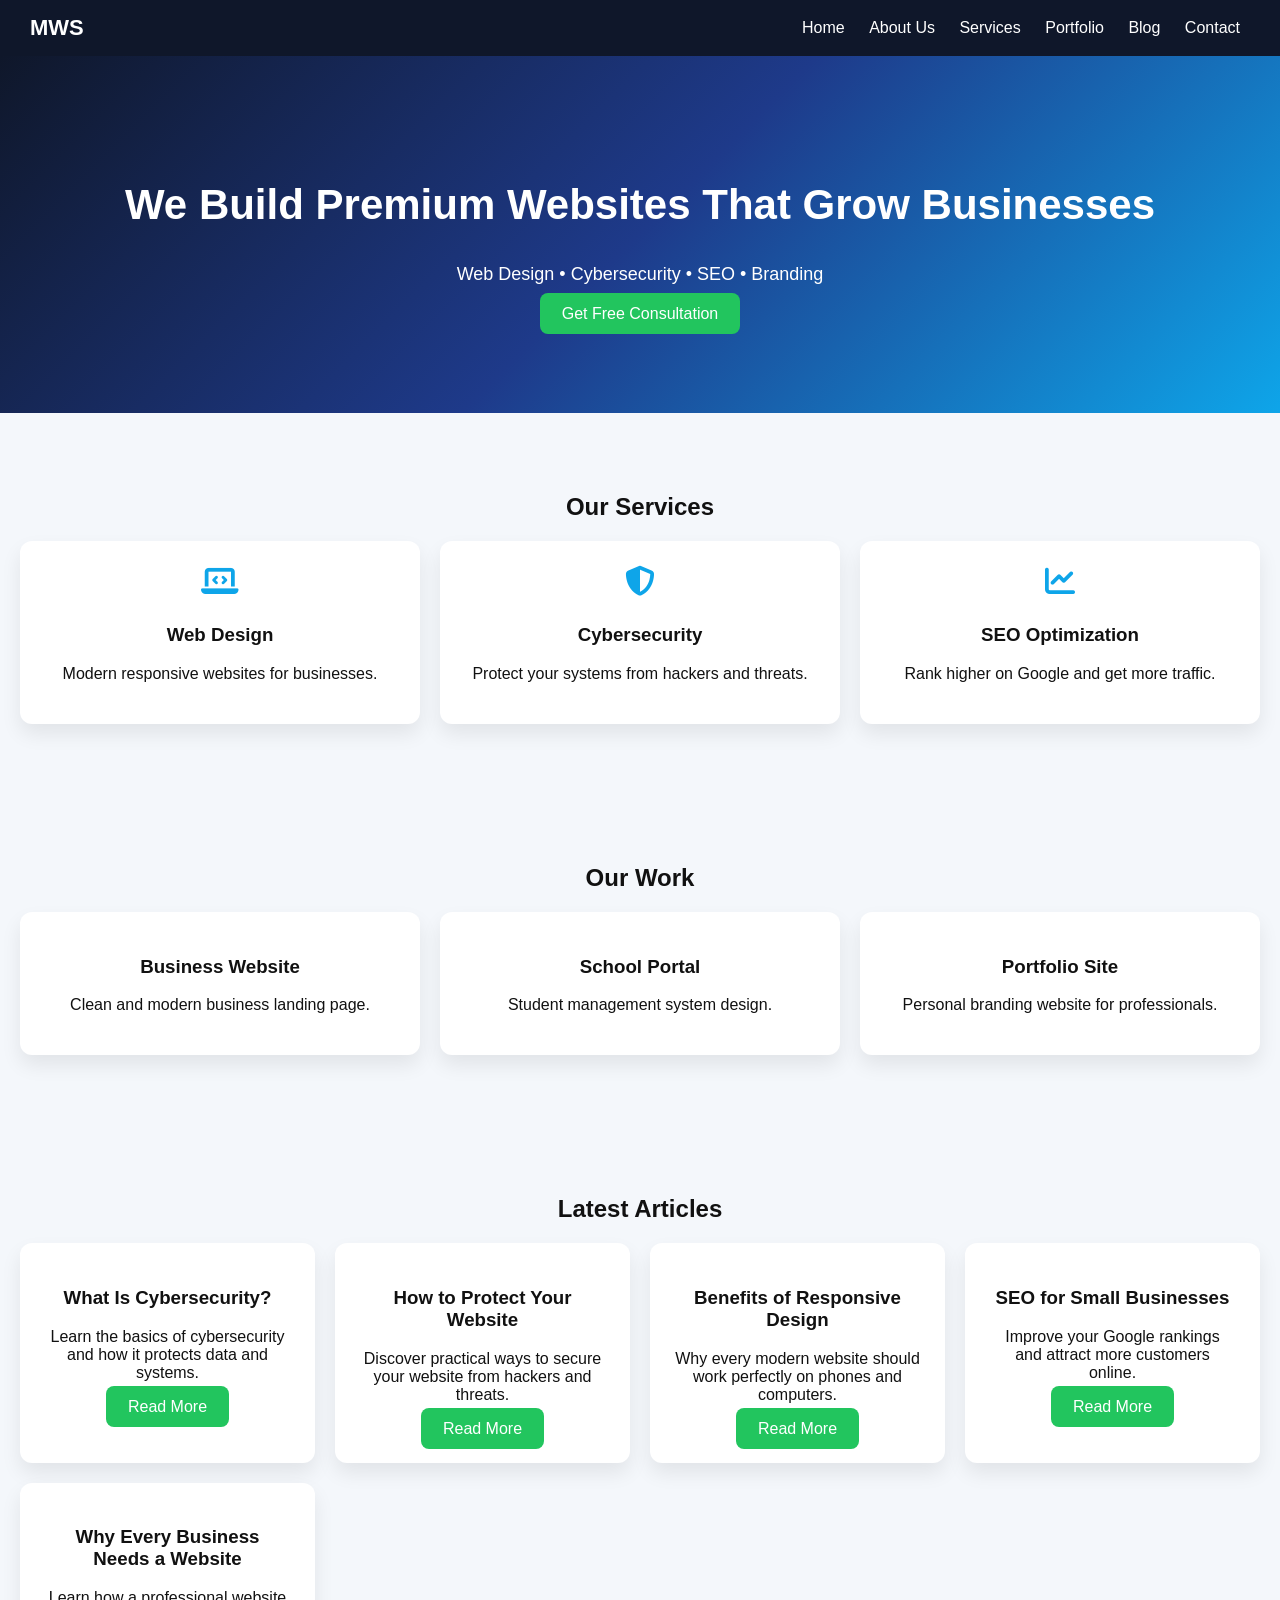
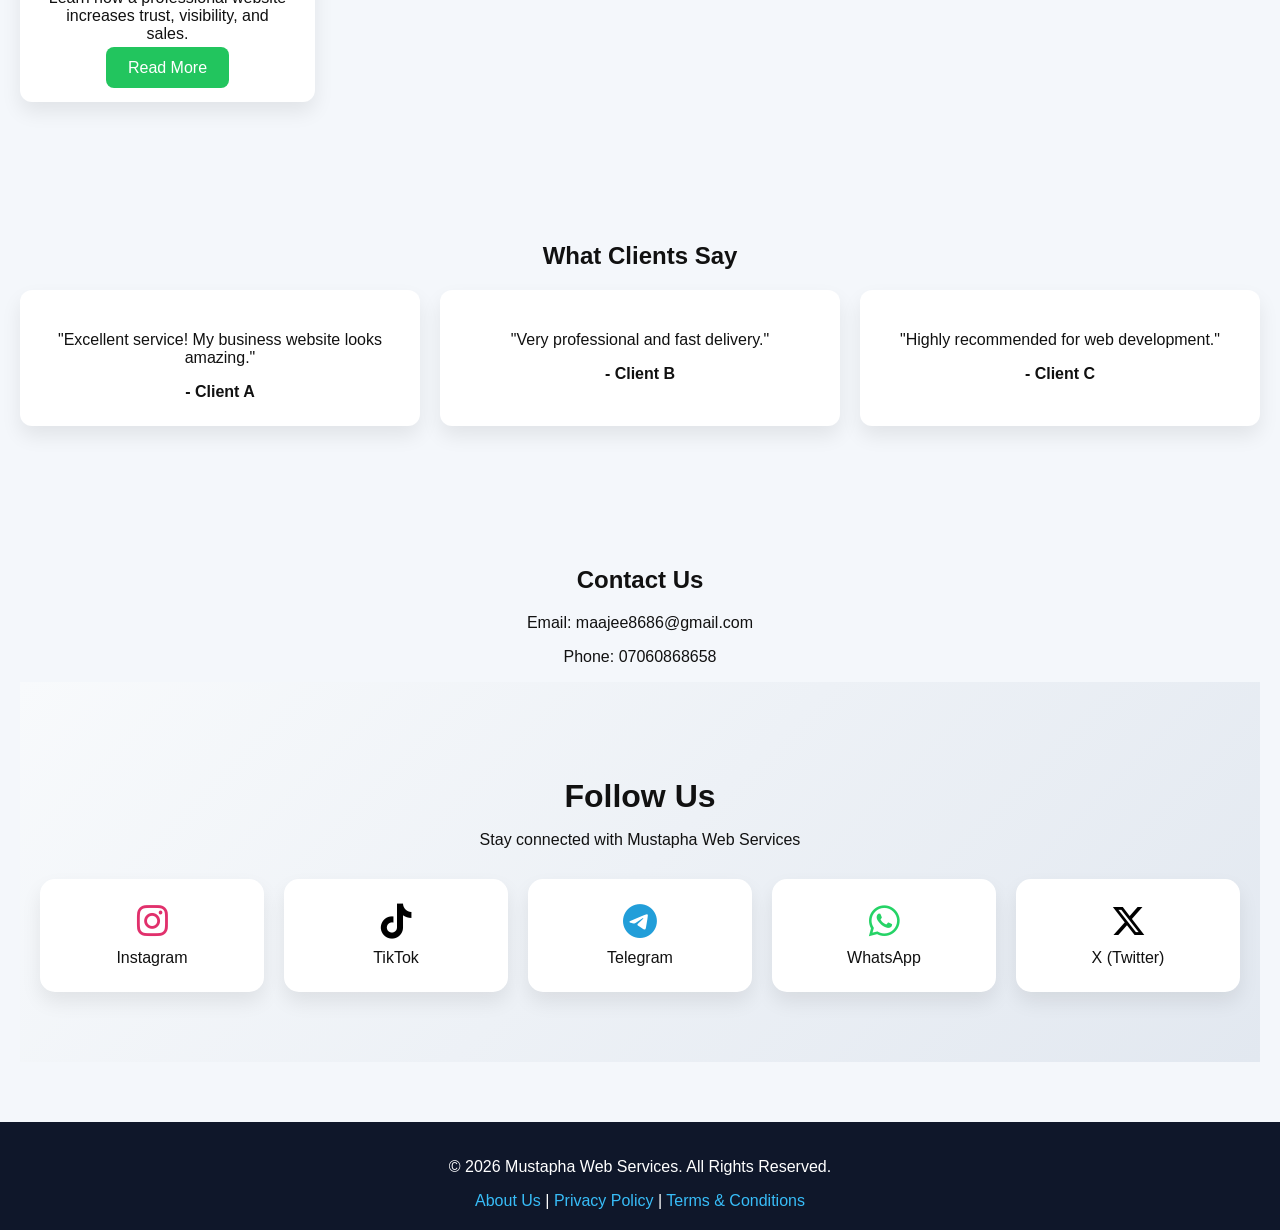
<file: index.html>
<!DOCTYPE html>
<html lang="en">
<head>
<meta charset="UTF-8">
<meta name="viewport" content="width=device-width, initial-scale=1.0">
<title>Mustapha Web Services | Premium Web Agency</title>

<script async src="https://pagead2.googlesyndication.com/pagead/js/adsbygoogle.js?client=ca-pub-6670506554758177" crossorigin="anonymous"></script>
<meta name="description" content="Premium website design, cybersecurity solutions, and tech blog by Mustapha Web Services.">

<link rel="stylesheet" href="style.css">
<link rel="stylesheet" href="https://cdnjs.cloudflare.com/ajax/libs/font-awesome/6.5.0/css/all.min.css">
</head>
<body>

<!-- NAVBAR -->
<header class="navbar">
    <div class="logo">MWS</div>
   <nav>
    <a href="#home">Home</a>
    <a href="about.html">About Us</a>
    <a href="#services">Services</a>
    <a href="#portfolio">Portfolio</a>
    <a href="#blog">Blog</a>
    <a href="#contact">Contact</a>
</nav>
</header>

<!-- HERO -->
<section id="home" class="hero">
    <h1>We Build Premium Websites That Grow Businesses</h1>
    <p>Web Design • Cybersecurity • SEO • Branding</p>

    <a class="btn" href="#contact">Get Free Consultation</a>
</section>

<!-- SERVICES -->
<section id="services">
    <h2>Our Services</h2>

    <div class="grid">
        <div class="card">
            <i class="fas fa-laptop-code"></i>
            <h3>Web Design</h3>
            <p>Modern responsive websites for businesses.</p>
        </div>

        <div class="card">
            <i class="fas fa-shield-alt"></i>
            <h3>Cybersecurity</h3>
            <p>Protect your systems from hackers and threats.</p>
        </div>

        <div class="card">
            <i class="fas fa-chart-line"></i>
            <h3>SEO Optimization</h3>
            <p>Rank higher on Google and get more traffic.</p>
        </div>
    </div>
</section>

<!-- PORTFOLIO -->
<section id="portfolio">
    <h2>Our Work</h2>

    <div class="grid">
        <div class="card">
            <h3>Business Website</h3>
            <p>Clean and modern business landing page.</p>
        </div>

        <div class="card">
            <h3>School Portal</h3>
            <p>Student management system design.</p>
        </div>

        <div class="card">
            <h3>Portfolio Site</h3>
            <p>Personal branding website for professionals.</p>
        </div>
    </div>
</section>

<!-- BLOG -->
<section id="blog">
    <h2>Latest Articles</h2>
    
    <div class="grid">
        
        <div class="card">
            <h3>What Is Cybersecurity?</h3>
            <p>Learn the basics of cybersecurity and how it protects data and systems.</p>
            <a href="blog1.html" class="btn">Read More</a>
        </div>
        
        <div class="card">
            <h3>How to Protect Your Website</h3>
            <p>Discover practical ways to secure your website from hackers and threats.</p>
            <a href="blog2.html" class="btn">Read More</a>
        </div>
        
        <div class="card">
            <h3>Benefits of Responsive Design</h3>
            <p>Why every modern website should work perfectly on phones and computers.</p>
            <a href="blog3.html" class="btn">Read More</a>
        </div>
        
        <div class="card">
            <h3>SEO for Small Businesses</h3>
            <p>Improve your Google rankings and attract more customers online.</p>
            <a href="blog4.html" class="btn">Read More</a>
        </div>
        
        <div class="card">
            <h3>Why Every Business Needs a Website</h3>
            <p>Learn how a professional website increases trust, visibility, and sales.</p>
            <a href="blog5.html" class="btn">Read More</a>
        </div>
        
    </div>
</section>

<!-- TESTIMONIALS -->
<section>
    <h2>What Clients Say</h2>

    <div class="grid">
        <div class="card">
            <p>"Excellent service! My business website looks amazing."</p>
            <strong>- Client A</strong>
        </div>

        <div class="card">
            <p>"Very professional and fast delivery."</p>
            <strong>- Client B</strong>
        </div>

        <div class="card">
            <p>"Highly recommended for web development."</p>
            <strong>- Client C</strong>
        </div>
    </div>
</section>

<!-- CONTACT -->
<section id="contact">
    <h2>Contact Us</h2>

    <p>Email: maajee8686@gmail.com</p>
    <p>Phone: 07060868658</p>
    <p></p>
    <section class="social-section">
    <h2>Follow Us</h2>
    <p>Stay connected with Mustapha Web Services</p>
    
    <div class="social-grid">
        
        <a href="https://instagram.com/itx__ma_ajee" target="_blank" class="social-box instagram">
            <i class="fab fa-instagram"></i>
            <span>Instagram</span>
        </a>
        
        <a href="https://www.tiktok.com/@maajee_mm" target="_blank" class="social-box tiktok">
            <i class="fab fa-tiktok"></i>
            <span>TikTok</span>
        </a>
        
        <a href="https://t.me/maajee_mm" target="_blank" class="social-box telegram">
            <i class="fab fa-telegram"></i>
            <span>Telegram</span>
        </a>
        
        <a href="https://wa.me/2347060868658" target="_blank" class="social-box whatsapp">
            <i class="fab fa-whatsapp"></i>
            <span>WhatsApp</span>
        </a>
        
        <a href="https://x.com/mustapha69723" target="_blank" class="social-box x">
            <i class="fab fa-x-twitter"></i>
            <span>X (Twitter)</span>
        </a>
        
    </div>
</section>
</section>

<!-- FOOTER -->
<footer>
    <p>&copy; 2026 Mustapha Web Services. All Rights Reserved.</p>
    
    <a href="about.html">About Us</a> |
    <a href="privacy.html">Privacy Policy</a> |
    <a href="terms.html">Terms & Conditions</a>
</footer>

</body>
</html>
</file>
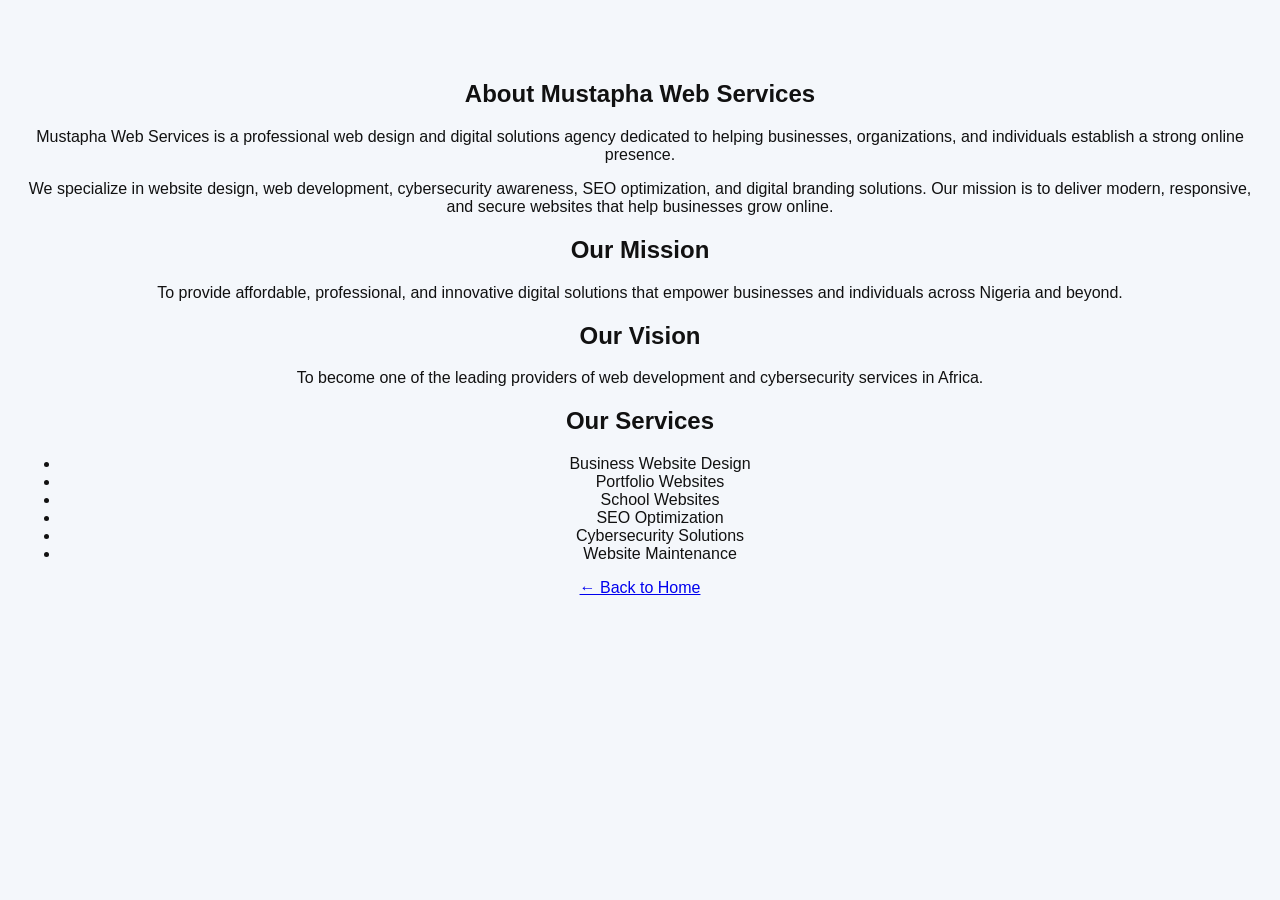
<file: about.html>
<!DOCTYPE html>
<html lang="en">
<head>
<meta charset="UTF-8">
<meta name="viewport" content="width=device-width, initial-scale=1.0">
<title>About Us - Mustapha Web Services</title>
<link rel="stylesheet" href="style.css">
</head>
<body>
<section>
<h1>About Mustapha Web Services</h1>
<p>
Mustapha Web Services is a professional web design and digital solutions agency dedicated to helping businesses, organizations, and individuals establish a strong online presence.
</p>
<p>
We specialize in website design, web development, cybersecurity awareness, SEO optimization, and digital branding solutions. Our mission is to deliver modern, responsive, and secure websites that help businesses grow online.
</p>
<h2>Our Mission</h2>
<p>
To provide affordable, professional, and innovative digital solutions that empower businesses and individuals across Nigeria and beyond.
</p>
<h2>Our Vision</h2>
<p>
To become one of the leading providers of web development and cybersecurity services in Africa.
</p>
<h2>Our Services</h2>
<ul>
<li>Business Website Design</li>
<li>Portfolio Websites</li>
<li>School Websites</li>
<li>SEO Optimization</li>
<li>Cybersecurity Solutions</li>
<li>Website Maintenance</li>
</ul>
<p><a href="index.html">← Back to Home</a></p>
</section>
</body>
</html>
</file>
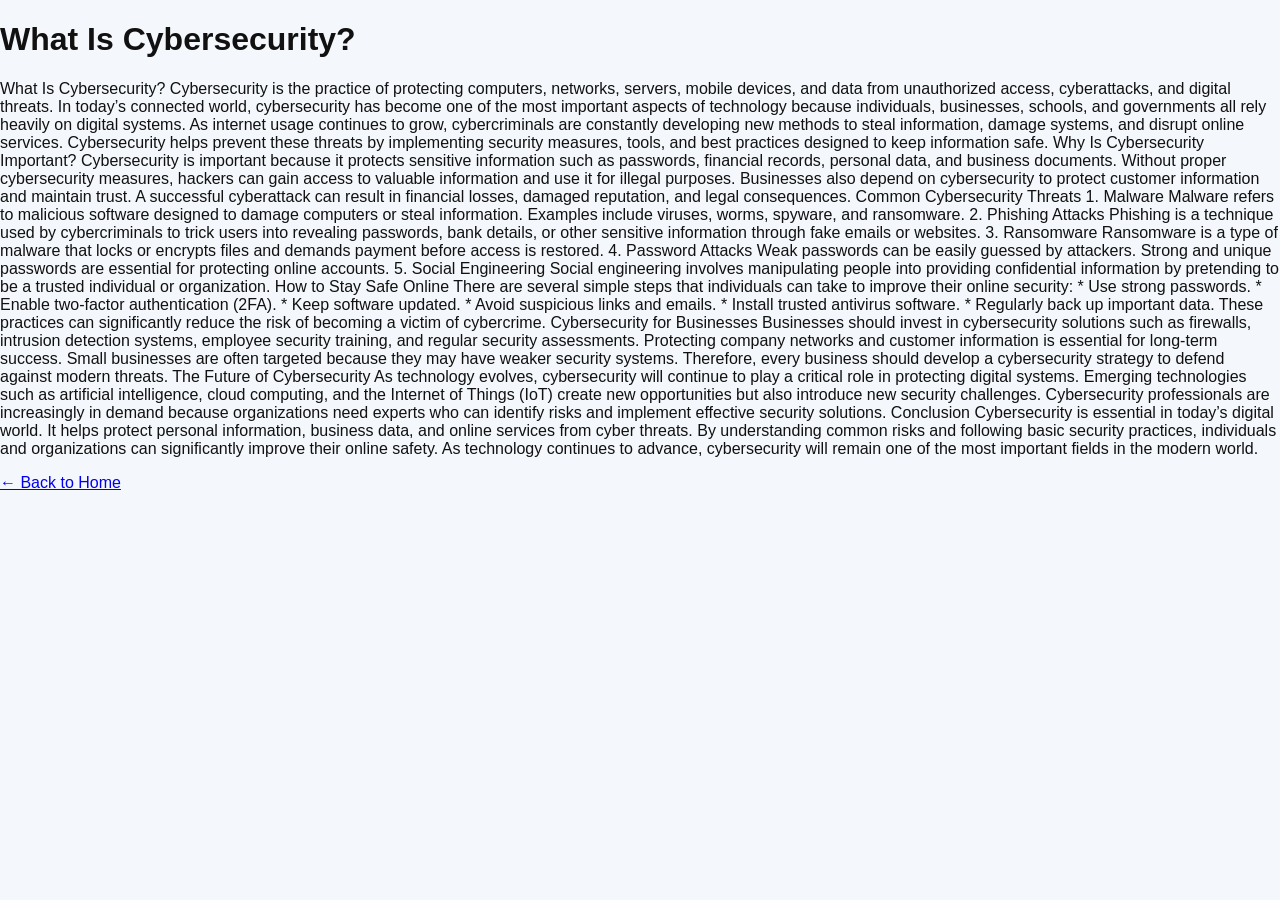
<file: blog1.html>
<!DOCTYPE html>
<html lang="en">
<head>
<meta charset="UTF-8">
<meta name="viewport" content="width=device-width, initial-scale=1.0">
<title>What Is Cybersecurity?</title>
<link rel="stylesheet" href="style.css">
</head>
<body>
<h1>What Is Cybersecurity?</h1>
<p>
What Is Cybersecurity?

Cybersecurity is the practice of protecting computers, networks, servers, mobile devices, and data from unauthorized access, cyberattacks, and digital threats. In today’s connected world, cybersecurity has become one of the most important aspects of technology because individuals, businesses, schools, and governments all rely heavily on digital systems.

As internet usage continues to grow, cybercriminals are constantly developing new methods to steal information, damage systems, and disrupt online services. Cybersecurity helps prevent these threats by implementing security measures, tools, and best practices designed to keep information safe.

Why Is Cybersecurity Important?

Cybersecurity is important because it protects sensitive information such as passwords, financial records, personal data, and business documents. Without proper cybersecurity measures, hackers can gain access to valuable information and use it for illegal purposes.

Businesses also depend on cybersecurity to protect customer information and maintain trust. A successful cyberattack can result in financial losses, damaged reputation, and legal consequences.

Common Cybersecurity Threats

1. Malware

Malware refers to malicious software designed to damage computers or steal information. Examples include viruses, worms, spyware, and ransomware.

2. Phishing Attacks

Phishing is a technique used by cybercriminals to trick users into revealing passwords, bank details, or other sensitive information through fake emails or websites.

3. Ransomware

Ransomware is a type of malware that locks or encrypts files and demands payment before access is restored.

4. Password Attacks

Weak passwords can be easily guessed by attackers. Strong and unique passwords are essential for protecting online accounts.

5. Social Engineering

Social engineering involves manipulating people into providing confidential information by pretending to be a trusted individual or organization.

How to Stay Safe Online

There are several simple steps that individuals can take to improve their online security:

* Use strong passwords.
* Enable two-factor authentication (2FA).
* Keep software updated.
* Avoid suspicious links and emails.
* Install trusted antivirus software.
* Regularly back up important data.

These practices can significantly reduce the risk of becoming a victim of cybercrime.

Cybersecurity for Businesses

Businesses should invest in cybersecurity solutions such as firewalls, intrusion detection systems, employee security training, and regular security assessments. Protecting company networks and customer information is essential for long-term success.

Small businesses are often targeted because they may have weaker security systems. Therefore, every business should develop a cybersecurity strategy to defend against modern threats.

The Future of Cybersecurity

As technology evolves, cybersecurity will continue to play a critical role in protecting digital systems. Emerging technologies such as artificial intelligence, cloud computing, and the Internet of Things (IoT) create new opportunities but also introduce new security challenges.

Cybersecurity professionals are increasingly in demand because organizations need experts who can identify risks and implement effective security solutions.

Conclusion

Cybersecurity is essential in today’s digital world. It helps protect personal information, business data, and online services from cyber threats. By understanding common risks and following basic security practices, individuals and organizations can significantly improve their online safety. As technology continues to advance, cybersecurity will remain one of the most important fields in the modern world.
</p>
<p><a href="index.html">← Back to Home</a></p>
</body>
</html>
</file>
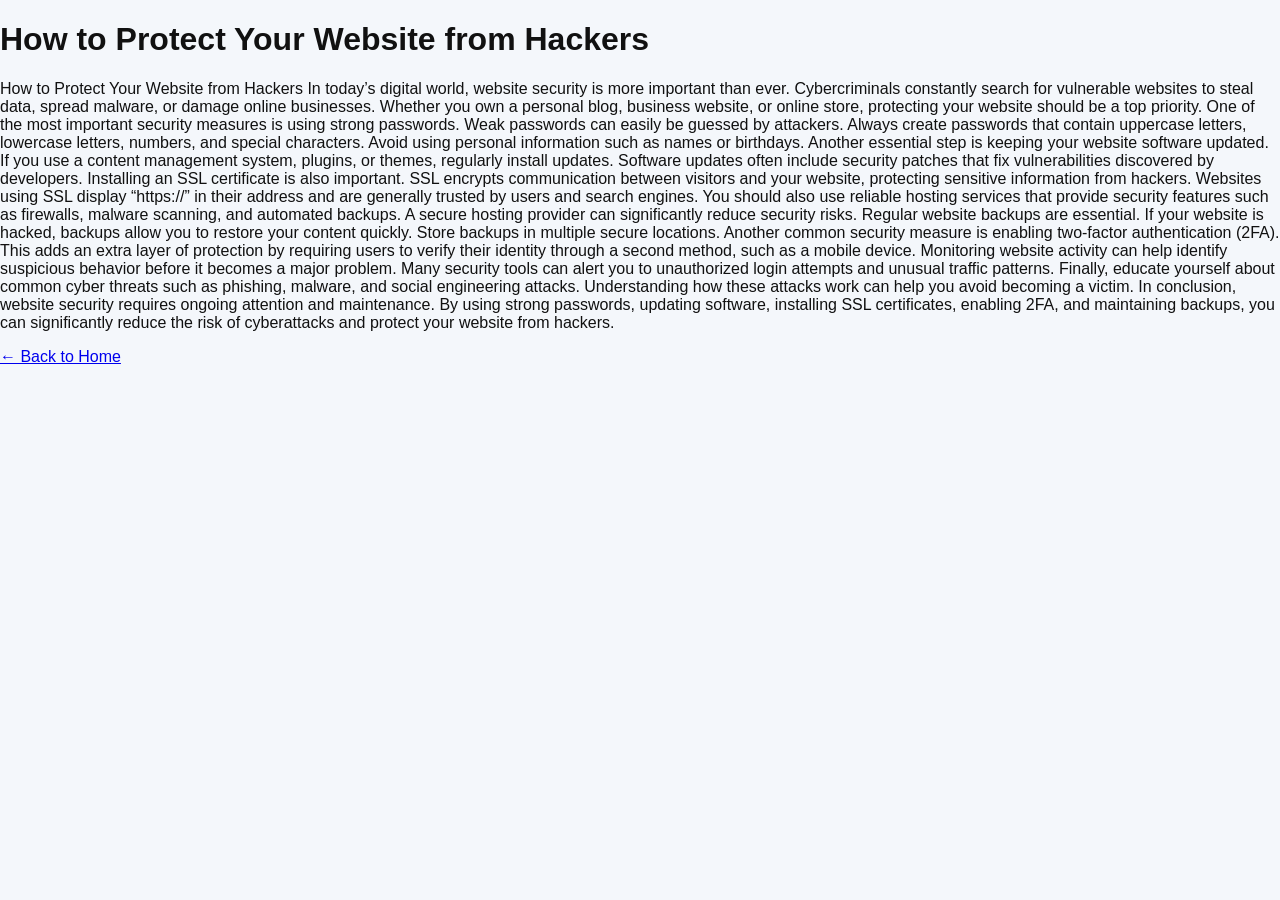
<file: blog2.html>
<!DOCTYPE html>
<html lang="en">
<head>
<meta charset="UTF-8">
<meta name="viewport" content="width=device-width, initial-scale=1.0">
<title>How to Protect Your Website from Hackers</title>
<link rel="stylesheet" href="style.css">
</head>
<body>
<h1>How to Protect Your Website from Hackers</h1>
<p>
How to Protect Your Website from Hackers

In today’s digital world, website security is more important than ever. Cybercriminals constantly search for vulnerable websites to steal data, spread malware, or damage online businesses. Whether you own a personal blog, business website, or online store, protecting your website should be a top priority.

One of the most important security measures is using strong passwords. Weak passwords can easily be guessed by attackers. Always create passwords that contain uppercase letters, lowercase letters, numbers, and special characters. Avoid using personal information such as names or birthdays.

Another essential step is keeping your website software updated. If you use a content management system, plugins, or themes, regularly install updates. Software updates often include security patches that fix vulnerabilities discovered by developers.

Installing an SSL certificate is also important. SSL encrypts communication between visitors and your website, protecting sensitive information from hackers. Websites using SSL display “https://” in their address and are generally trusted by users and search engines.

You should also use reliable hosting services that provide security features such as firewalls, malware scanning, and automated backups. A secure hosting provider can significantly reduce security risks.

Regular website backups are essential. If your website is hacked, backups allow you to restore your content quickly. Store backups in multiple secure locations.

Another common security measure is enabling two-factor authentication (2FA). This adds an extra layer of protection by requiring users to verify their identity through a second method, such as a mobile device.

Monitoring website activity can help identify suspicious behavior before it becomes a major problem. Many security tools can alert you to unauthorized login attempts and unusual traffic patterns.

Finally, educate yourself about common cyber threats such as phishing, malware, and social engineering attacks. Understanding how these attacks work can help you avoid becoming a victim.

In conclusion, website security requires ongoing attention and maintenance. By using strong passwords, updating software, installing SSL certificates, enabling 2FA, and maintaining backups, you can significantly reduce the risk of cyberattacks and protect your website from hackers.
</p>
<p><a href="index.html">← Back to Home</a></p>
</body>
</html>
</file>
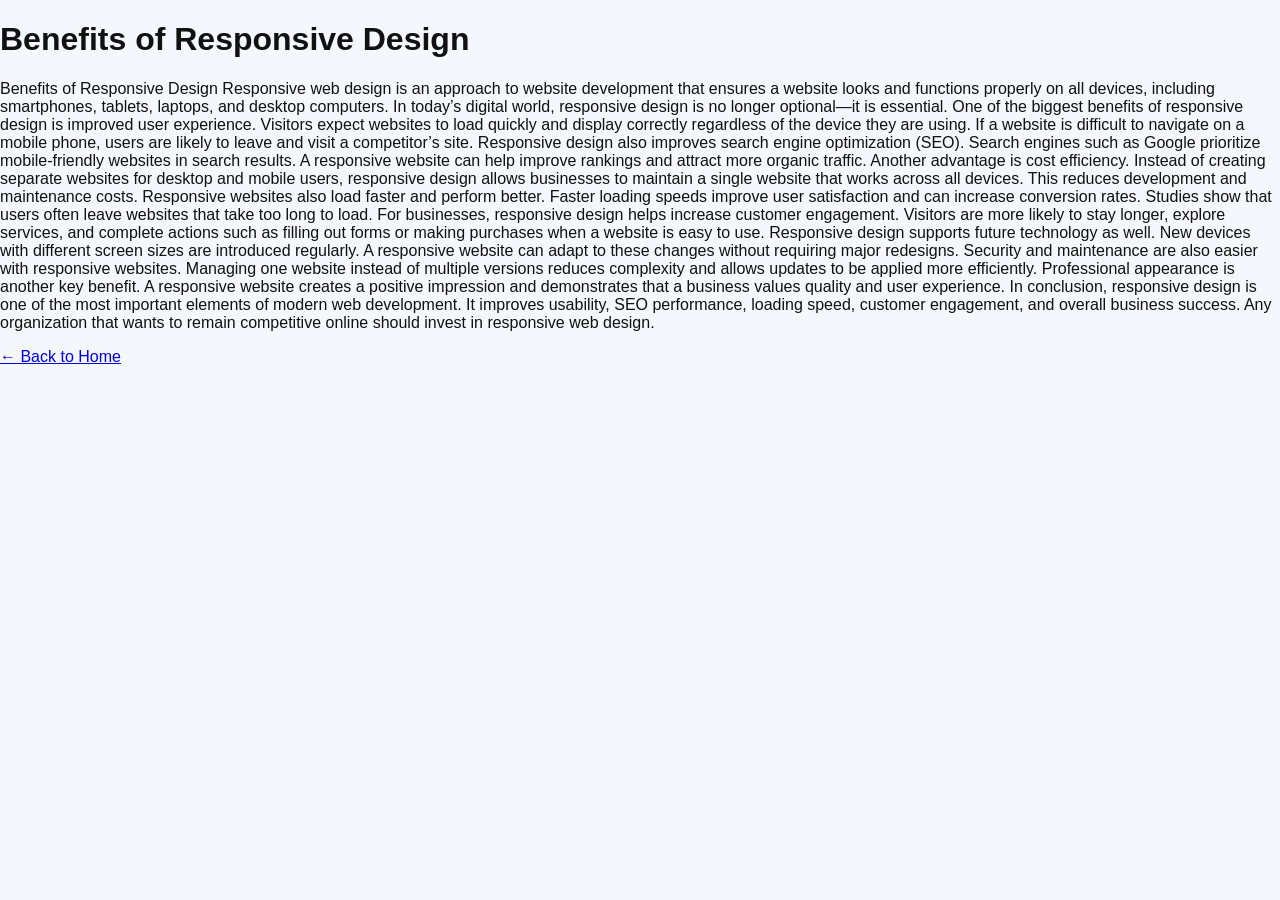
<file: blog3.html>
<!DOCTYPE html>
<html lang="en">
<head>
<meta charset="UTF-8">
<meta name="viewport" content="width=device-width, initial-scale=1.0">
<title>Benefits of Responsive Design</title>
<link rel="stylesheet" href="style.css">
</head>
<body>
<h1>Benefits of Responsive Design</h1>
<p>
Benefits of Responsive Design

Responsive web design is an approach to website development that ensures a website looks and functions properly on all devices, including smartphones, tablets, laptops, and desktop computers. In today’s digital world, responsive design is no longer optional—it is essential.

One of the biggest benefits of responsive design is improved user experience. Visitors expect websites to load quickly and display correctly regardless of the device they are using. If a website is difficult to navigate on a mobile phone, users are likely to leave and visit a competitor’s site.

Responsive design also improves search engine optimization (SEO). Search engines such as Google prioritize mobile-friendly websites in search results. A responsive website can help improve rankings and attract more organic traffic.

Another advantage is cost efficiency. Instead of creating separate websites for desktop and mobile users, responsive design allows businesses to maintain a single website that works across all devices. This reduces development and maintenance costs.

Responsive websites also load faster and perform better. Faster loading speeds improve user satisfaction and can increase conversion rates. Studies show that users often leave websites that take too long to load.

For businesses, responsive design helps increase customer engagement. Visitors are more likely to stay longer, explore services, and complete actions such as filling out forms or making purchases when a website is easy to use.

Responsive design supports future technology as well. New devices with different screen sizes are introduced regularly. A responsive website can adapt to these changes without requiring major redesigns.

Security and maintenance are also easier with responsive websites. Managing one website instead of multiple versions reduces complexity and allows updates to be applied more efficiently.

Professional appearance is another key benefit. A responsive website creates a positive impression and demonstrates that a business values quality and user experience.

In conclusion, responsive design is one of the most important elements of modern web development. It improves usability, SEO performance, loading speed, customer engagement, and overall business success. Any organization that wants to remain competitive online should invest in responsive web design.
</p>
<p><a href="index.html">← Back to Home</a></p>
</body>
</html>
</file>
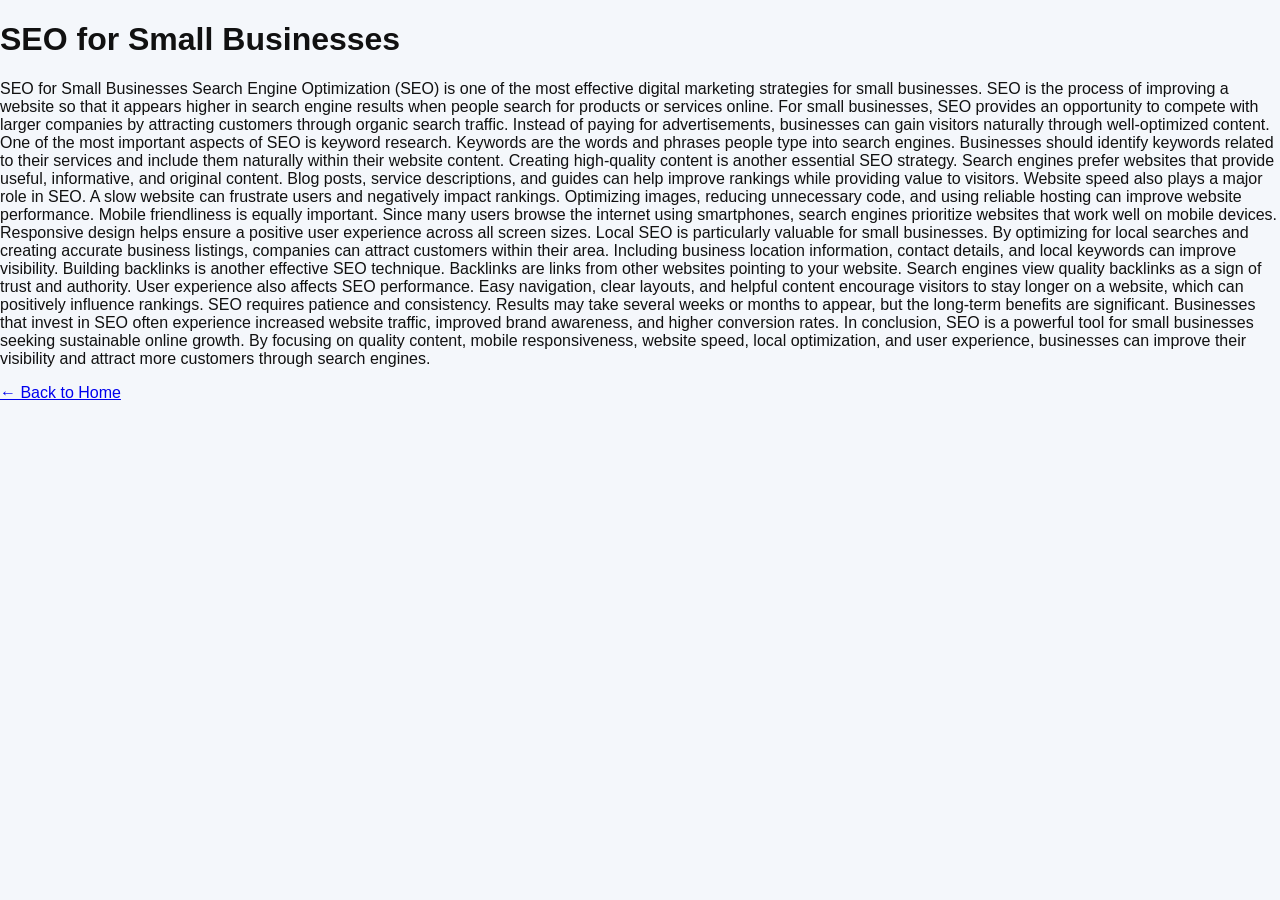
<file: blog4.html>
<!DOCTYPE html>
<html lang="en">
<head>
<meta charset="UTF-8">
<meta name="viewport" content="width=device-width, initial-scale=1.0">
<title>SEO for Small Businesses</title>
<link rel="stylesheet" href="style.css">
</head>
<body>
<h1>SEO for Small Businesses</h1>
<p>
SEO for Small Businesses

Search Engine Optimization (SEO) is one of the most effective digital marketing strategies for small businesses. SEO is the process of improving a website so that it appears higher in search engine results when people search for products or services online.

For small businesses, SEO provides an opportunity to compete with larger companies by attracting customers through organic search traffic. Instead of paying for advertisements, businesses can gain visitors naturally through well-optimized content.

One of the most important aspects of SEO is keyword research. Keywords are the words and phrases people type into search engines. Businesses should identify keywords related to their services and include them naturally within their website content.

Creating high-quality content is another essential SEO strategy. Search engines prefer websites that provide useful, informative, and original content. Blog posts, service descriptions, and guides can help improve rankings while providing value to visitors.

Website speed also plays a major role in SEO. A slow website can frustrate users and negatively impact rankings. Optimizing images, reducing unnecessary code, and using reliable hosting can improve website performance.

Mobile friendliness is equally important. Since many users browse the internet using smartphones, search engines prioritize websites that work well on mobile devices. Responsive design helps ensure a positive user experience across all screen sizes.

Local SEO is particularly valuable for small businesses. By optimizing for local searches and creating accurate business listings, companies can attract customers within their area. Including business location information, contact details, and local keywords can improve visibility.

Building backlinks is another effective SEO technique. Backlinks are links from other websites pointing to your website. Search engines view quality backlinks as a sign of trust and authority.

User experience also affects SEO performance. Easy navigation, clear layouts, and helpful content encourage visitors to stay longer on a website, which can positively influence rankings.

SEO requires patience and consistency. Results may take several weeks or months to appear, but the long-term benefits are significant. Businesses that invest in SEO often experience increased website traffic, improved brand awareness, and higher conversion rates.

In conclusion, SEO is a powerful tool for small businesses seeking sustainable online growth. By focusing on quality content, mobile responsiveness, website speed, local optimization, and user experience, businesses can improve their visibility and attract more customers through search engines.
</p>
<p><a href="index.html">← Back to Home</a></p>
</body>
</html>
</file>
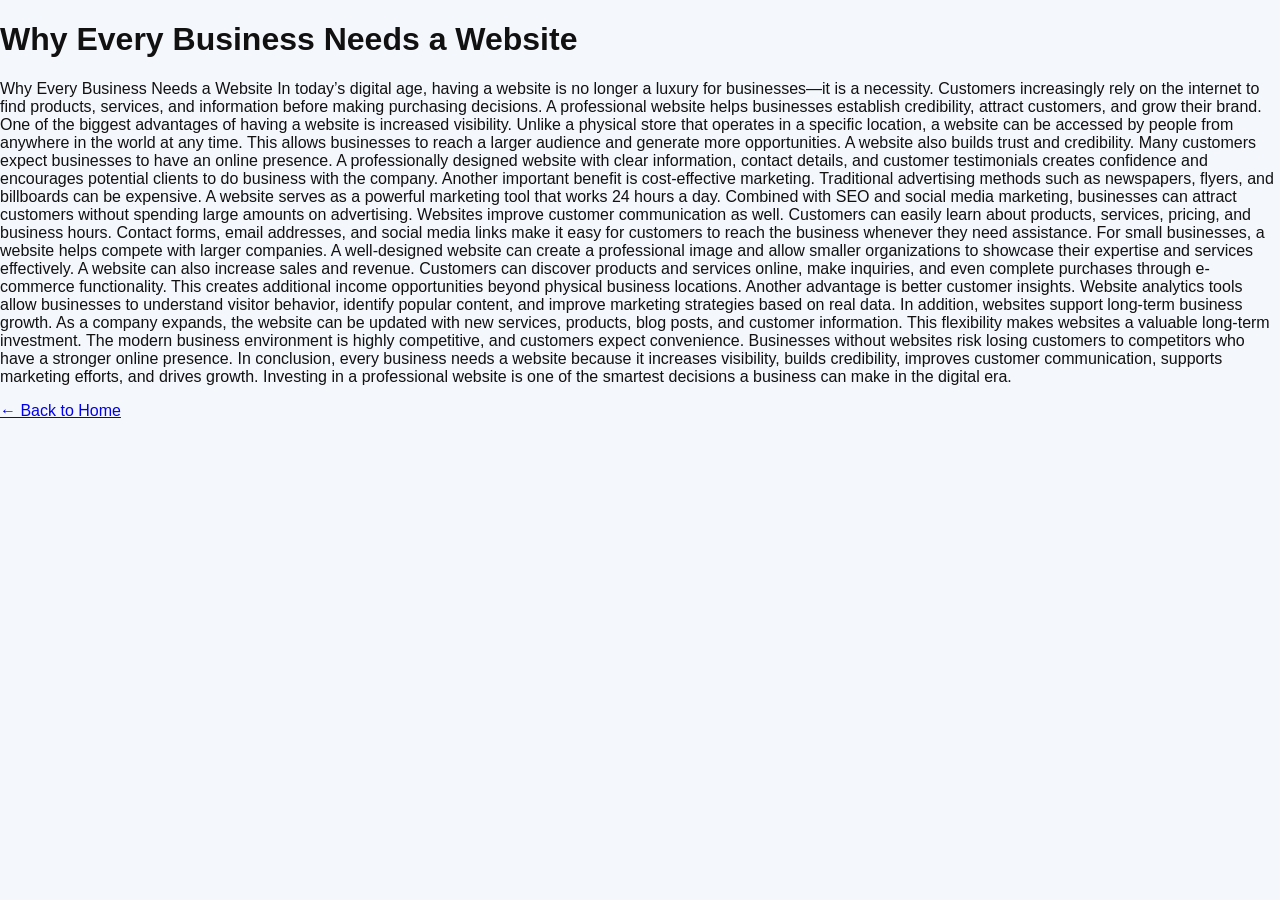
<file: blog5.html>
<!DOCTYPE html>
<html lang="en">
<head>
<meta charset="UTF-8">
<meta name="viewport" content="width=device-width, initial-scale=1.0">
<title>Why Every Business Needs a Website</title>
<link rel="stylesheet" href="style.css">
</head>
<body>
<h1>Why Every Business Needs a Website</h1>
<p>
Why Every Business Needs a Website

In today’s digital age, having a website is no longer a luxury for businesses—it is a necessity. Customers increasingly rely on the internet to find products, services, and information before making purchasing decisions. A professional website helps businesses establish credibility, attract customers, and grow their brand.

One of the biggest advantages of having a website is increased visibility. Unlike a physical store that operates in a specific location, a website can be accessed by people from anywhere in the world at any time. This allows businesses to reach a larger audience and generate more opportunities.

A website also builds trust and credibility. Many customers expect businesses to have an online presence. A professionally designed website with clear information, contact details, and customer testimonials creates confidence and encourages potential clients to do business with the company.

Another important benefit is cost-effective marketing. Traditional advertising methods such as newspapers, flyers, and billboards can be expensive. A website serves as a powerful marketing tool that works 24 hours a day. Combined with SEO and social media marketing, businesses can attract customers without spending large amounts on advertising.

Websites improve customer communication as well. Customers can easily learn about products, services, pricing, and business hours. Contact forms, email addresses, and social media links make it easy for customers to reach the business whenever they need assistance.

For small businesses, a website helps compete with larger companies. A well-designed website can create a professional image and allow smaller organizations to showcase their expertise and services effectively.

A website can also increase sales and revenue. Customers can discover products and services online, make inquiries, and even complete purchases through e-commerce functionality. This creates additional income opportunities beyond physical business locations.

Another advantage is better customer insights. Website analytics tools allow businesses to understand visitor behavior, identify popular content, and improve marketing strategies based on real data.

In addition, websites support long-term business growth. As a company expands, the website can be updated with new services, products, blog posts, and customer information. This flexibility makes websites a valuable long-term investment.

The modern business environment is highly competitive, and customers expect convenience. Businesses without websites risk losing customers to competitors who have a stronger online presence.

In conclusion, every business needs a website because it increases visibility, builds credibility, improves customer communication, supports marketing efforts, and drives growth. Investing in a professional website is one of the smartest decisions a business can make in the digital era.
</p>
<p><a href="index.html">← Back to Home</a></p>
</body>
</html>
</file>
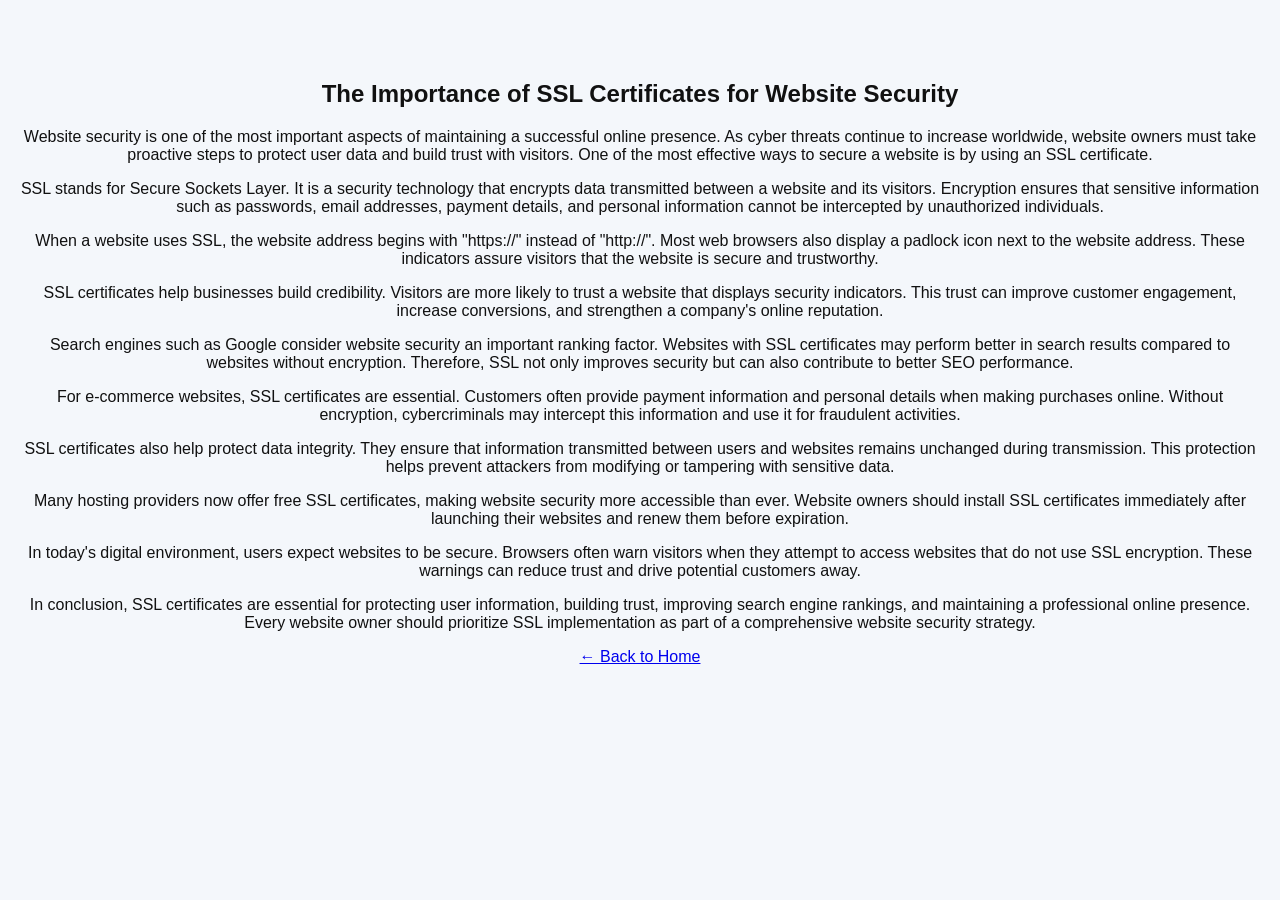
<file: blog6.html>
<!DOCTYPE html>
<html lang="en">
<head>
<meta charset="UTF-8">
<meta name="viewport" content="width=device-width, initial-scale=1.0">
<title>The Importance of SSL Certificates for Website Security</title>
<link rel="stylesheet" href="style.css">
</head>
<body>
<section>
<h1>The Importance of SSL Certificates for Website Security</h1>
<p>
Website security is one of the most important aspects of maintaining a successful online presence. As cyber threats continue to increase worldwide, website owners must take proactive steps to protect user data and build trust with visitors. One of the most effective ways to secure a website is by using an SSL certificate.
</p>
<p>
SSL stands for Secure Sockets Layer. It is a security technology that encrypts data transmitted between a website and its visitors. Encryption ensures that sensitive information such as passwords, email addresses, payment details, and personal information cannot be intercepted by unauthorized individuals.
</p>
<p>
When a website uses SSL, the website address begins with "https://" instead of "http://". Most web browsers also display a padlock icon next to the website address. These indicators assure visitors that the website is secure and trustworthy.
</p>
<p>
SSL certificates help businesses build credibility. Visitors are more likely to trust a website that displays security indicators. This trust can improve customer engagement, increase conversions, and strengthen a company's online reputation.
</p>
<p>
Search engines such as Google consider website security an important ranking factor. Websites with SSL certificates may perform better in search results compared to websites without encryption. Therefore, SSL not only improves security but can also contribute to better SEO performance.
</p>
<p>
For e-commerce websites, SSL certificates are essential. Customers often provide payment information and personal details when making purchases online. Without encryption, cybercriminals may intercept this information and use it for fraudulent activities.
</p>
<p>
SSL certificates also help protect data integrity. They ensure that information transmitted between users and websites remains unchanged during transmission. This protection helps prevent attackers from modifying or tampering with sensitive data.
</p>
<p>
Many hosting providers now offer free SSL certificates, making website security more accessible than ever. Website owners should install SSL certificates immediately after launching their websites and renew them before expiration.
</p>
<p>
In today's digital environment, users expect websites to be secure. Browsers often warn visitors when they attempt to access websites that do not use SSL encryption. These warnings can reduce trust and drive potential customers away.
</p>
<p>
In conclusion, SSL certificates are essential for protecting user information, building trust, improving search engine rankings, and maintaining a professional online presence. Every website owner should prioritize SSL implementation as part of a comprehensive website security strategy.
</p>
<p><a href="index.html">← Back to Home</a></p>
</section>
</body>
</html>
</file>
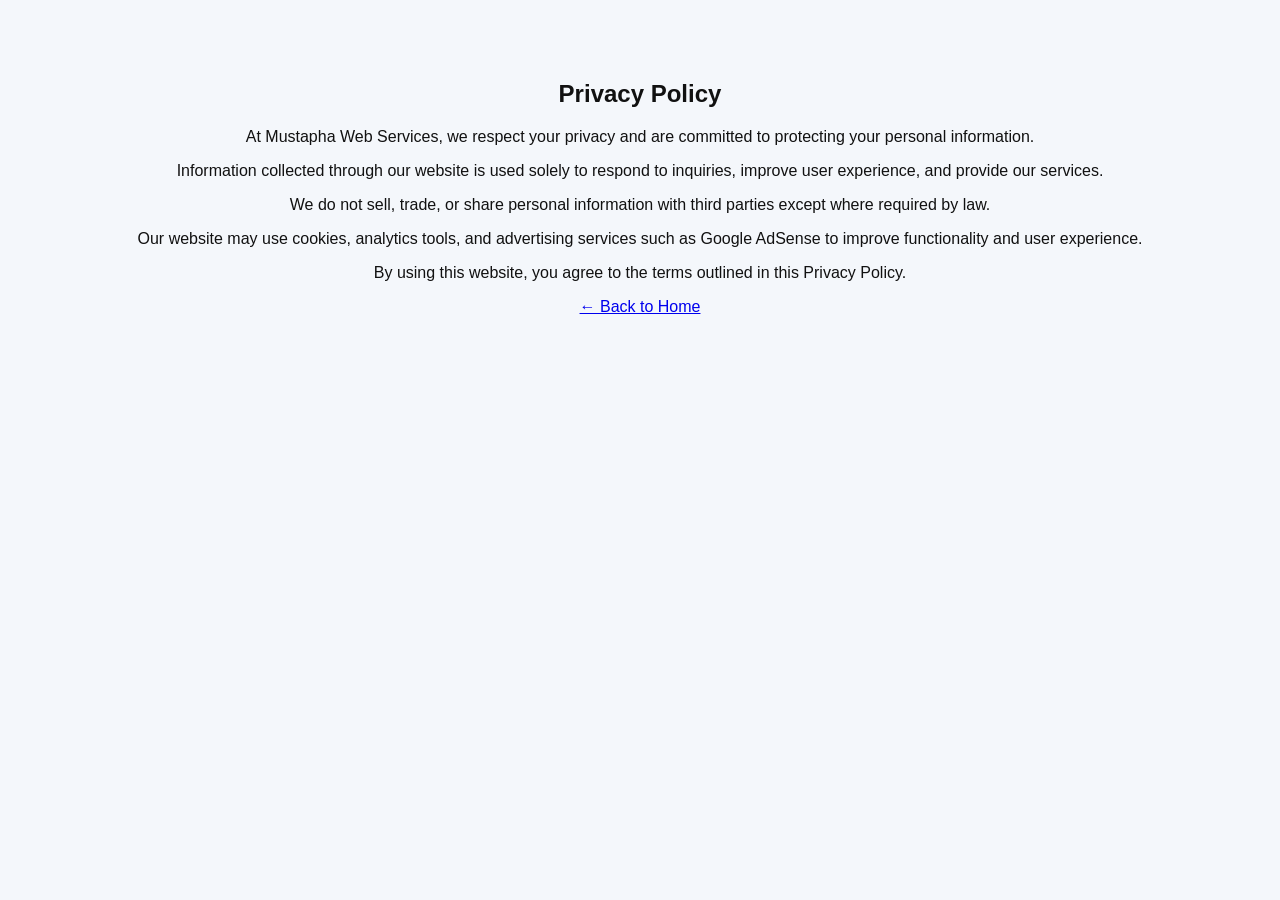
<file: privacy.html>
<!DOCTYPE html>
<html lang="en">
<head>
<meta charset="UTF-8">
<meta name="viewport" content="width=device-width, initial-scale=1.0">
<title>Privacy Policy - Mustapha Web Services</title>
<link rel="stylesheet" href="style.css">
</head>
<body>
<section>
<h1>Privacy Policy</h1>
<p>
At Mustapha Web Services, we respect your privacy and are committed to protecting your personal information.
</p>
<p>
Information collected through our website is used solely to respond to inquiries, improve user experience, and provide our services.
</p>
<p>
We do not sell, trade, or share personal information with third parties except where required by law.
</p>
<p>
Our website may use cookies, analytics tools, and advertising services such as Google AdSense to improve functionality and user experience.
</p>
<p>
By using this website, you agree to the terms outlined in this Privacy Policy.
</p>
<p><a href="index.html">← Back to Home</a></p>
</section>
</body>
</html>
</file>
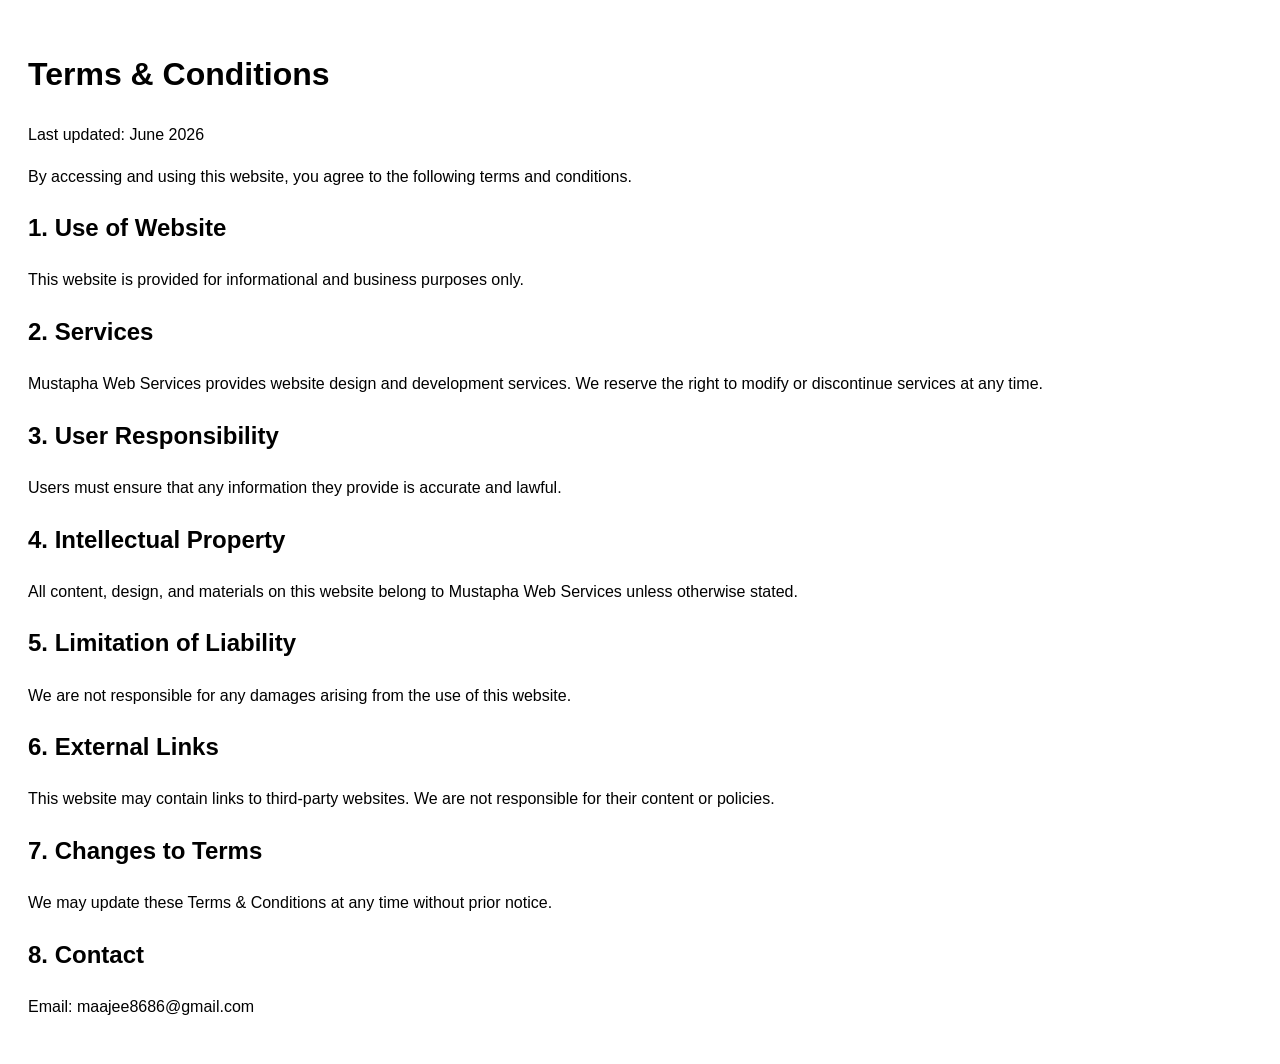
<file: terms.html>
<!DOCTYPE html>
<html lang="en">
<head>
    <meta charset="UTF-8">
    <meta name="viewport" content="width=device-width, initial-scale=1.0">
    <title>Terms & Conditions - Mustapha Web Services</title>
</head>
<body style="font-family:Arial; padding:20px; line-height:1.6;">

<h1>Terms & Conditions</h1>
<p>Last updated: June 2026</p>

<p>By accessing and using this website, you agree to the following terms and conditions.</p>

<h2>1. Use of Website</h2>
<p>This website is provided for informational and business purposes only.</p>

<h2>2. Services</h2>
<p>Mustapha Web Services provides website design and development services. We reserve the right to modify or discontinue services at any time.</p>

<h2>3. User Responsibility</h2>
<p>Users must ensure that any information they provide is accurate and lawful.</p>

<h2>4. Intellectual Property</h2>
<p>All content, design, and materials on this website belong to Mustapha Web Services unless otherwise stated.</p>

<h2>5. Limitation of Liability</h2>
<p>We are not responsible for any damages arising from the use of this website.</p>

<h2>6. External Links</h2>
<p>This website may contain links to third-party websites. We are not responsible for their content or policies.</p>

<h2>7. Changes to Terms</h2>
<p>We may update these Terms & Conditions at any time without prior notice.</p>

<h2>8. Contact</h2>
<p>Email: maajee8686@gmail.com</p>

</body>
</html>
</file>
<file: style.css>
body {
  margin: 0;
  font-family: Arial, sans-serif;
  background: #f4f7fb;
  color: #111;
}

/* NAVBAR */
.navbar {
  display: flex;
  justify-content: space-between;
  align-items: center;
  background: #0f172a;
  padding: 15px 30px;
  position: sticky;
  top: 0;
}

.navbar .logo {
  color: white;
  font-size: 22px;
  font-weight: bold;
}

.navbar nav a {
  color: white;
  margin: 0 10px;
  text-decoration: none;
}

.navbar nav a:hover {
  color: #38bdf8;
}

/* HERO */
.hero {
  text-align: center;
  padding: 90px 20px;
  background: linear-gradient(135deg, #0f172a, #1e3a8a, #0ea5e9);
  color: white;
}

.hero h1 {
  font-size: 42px;
}

.hero p {
  font-size: 18px;
  margin-bottom: 20px;
}

/* BUTTON */
.btn {
  background: #22c55e;
  color: white;
  padding: 12px 22px;
  border-radius: 8px;
  text-decoration: none;
}

/* SECTIONS */
section {
  padding: 60px 20px;
  text-align: center;
}

/* GRID */
.grid {
  display: grid;
  grid-template-columns: repeat(auto-fit, minmax(250px, 1fr));
  gap: 20px;
  margin-top: 20px;
}

/* CARDS */
.card {
  background: white;
  padding: 25px;
  border-radius: 12px;
  box-shadow: 0 10px 20px rgba(0, 0, 0, 0.08);
  transition: 0.3s;
}

.card:hover {
  transform: translateY(-5px);
}

/* ICONS */
.card i {
  font-size: 30px;
  color: #0ea5e9;
  margin-bottom: 10px;
}

/* FOOTER */
footer {
  background: #0f172a;
  color: white;
  text-align: center;
  padding: 20px;
}

footer a {
  color: #38bdf8;
  text-decoration: none;
}
.social-section{
    text-align:center;
    padding:60px 20px;
    background:#f8fafc;
}

.social-grid{
    display:grid;
    grid-template-columns:repeat(auto-fit, minmax(200px,1fr));
    gap:20px;
    margin-top:20px;
}

.social-box{
    background:white;
    padding:25px;
    border-radius:12px;
    text-decoration:none;
    color:#111;
    box-shadow:0 10px 20px rgba(0,0,0,0.08);
    transition:0.3s;
}

.social-box i{
    font-size:30px;
    display:block;
    margin-bottom:10px;
}

.social-box:hover{
    transform:translateY(-5px);
}

/* Colors */
.instagram i{ color:#e1306c; }
.tiktok i{ color:#000; }
.telegram i{ color:#229ed9; }
.whatsapp i{ color:#25d366; }
.x i {
  color: #000;
}
.social-section{
    text-align:center;
    padding:70px 20px;
    background: linear-gradient(135deg, #f8fafc, #e2e8f0);
}

.social-section h2{
    font-size:32px;
    margin-bottom:10px;
}

/* GRID */
.social-grid{
    display:grid;
    grid-template-columns:repeat(auto-fit, minmax(180px,1fr));
    gap:20px;
    margin-top:30px;
}

/* BOX */
.social-box{
    background:white;
    padding:25px;
    border-radius:15px;
    text-decoration:none;
    color:#111;
    box-shadow:0 10px 20px rgba(0,0,0,0.08);
    transition: all 0.4s ease;
    position:relative;
    overflow:hidden;
}

/* ICON */
.social-box i{
    font-size:35px;
    margin-bottom:10px;
    display:block;
    transition:0.4s;
}

/* HOVER EFFECT */
.social-box:hover{
    transform: translateY(-10px) scale(1.05);
    box-shadow:0 15px 30px rgba(0,0,0,0.2);
}

/* ICON ANIMATION */
.social-box:hover i{
    transform: rotate(10deg) scale(1.2);
}

/* GLASS LIGHT EFFECT */
.social-box::before{
    content:"";
    position:absolute;
    top:0;
    left:-100%;
    width:100%;
    height:100%;
    background: linear-gradient(120deg, transparent, rgba(255,255,255,0.4), transparent);
    transition:0.5s;
}

.social-box:hover::before{
    left:100%;
}

/* COLORS */
.instagram i{ color:#e1306c; }
.tiktok i{ color:#000; }
.telegram i{ color:#229ed9; }
.whatsapp i{ color:#25d366; }
.x i{ color:#000; }
</file>
